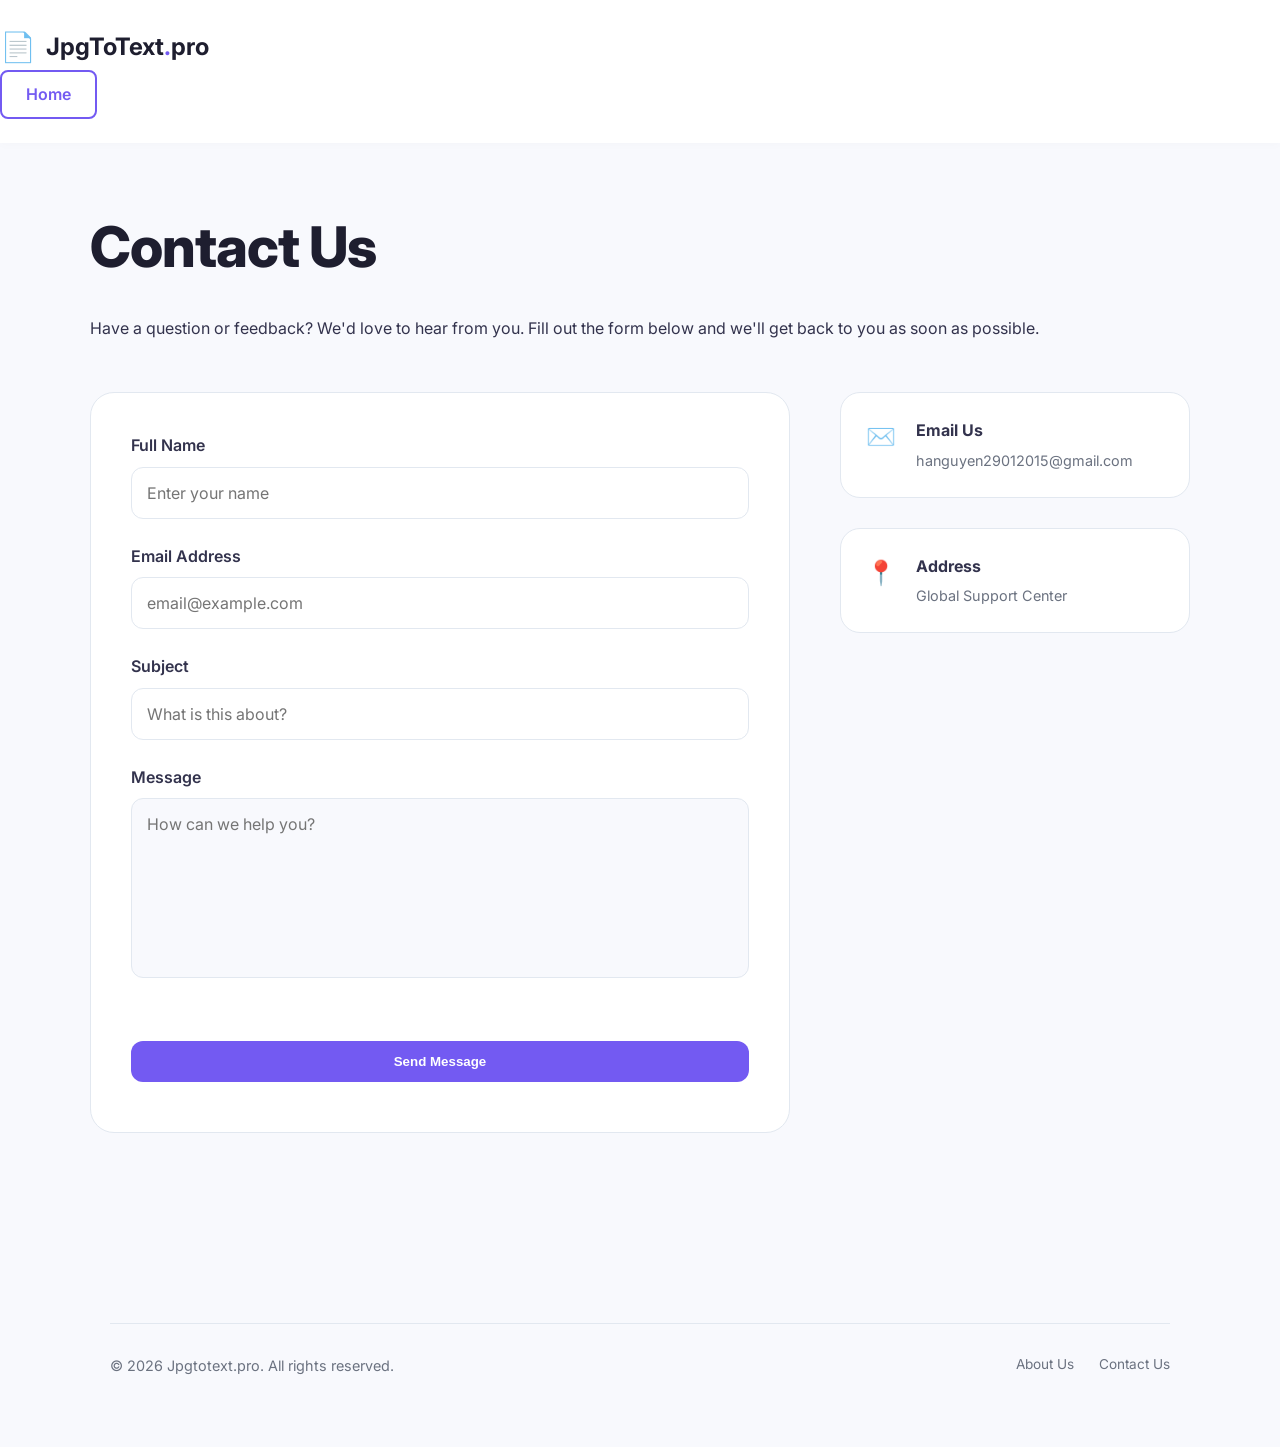
<file: contact.html>
<!DOCTYPE html>
<html lang="en">
<head>
    <meta charset="UTF-8">
    <meta name="viewport" content="width=device-width, initial-scale=1.0">
    <title>Contact Us - Image to Text Converter</title>
    <link rel="stylesheet" href="style.css">
    <link rel="preconnect" href="https://fonts.googleapis.com">
    <link rel="preconnect" href="https://fonts.gstatic.com" crossorigin>
    <link href="https://fonts.googleapis.com/css2?family=Inter:wght@400;500;600;700&display=swap" rel="stylesheet">
    <link rel="icon" type="image/png" href="favicon.png">
</head>
<body>
    <header class="header">
            <a href="/" class="logo" style="text-decoration: none;">
                <span class="logo-icon">📄</span>
                <span class="logo-text">JpgToText<span class="dot">.</span>pro</span>
            </a>
            <nav class="nav">
                <a href="/" class="btn-outline">Home</a>
            </nav>
    </header>

    <main class="container page-content">
        <section class="contact-section">
            <div class="contact-header">
                <h1>Contact Us</h1>
                <p>Have a question or feedback? We'd love to hear from you. Fill out the form below and we'll get back to you as soon as possible.</p>
            </div>

            <div class="contact-container">
                <div class="contact-form-card">
                    <!-- FormSubmit integration for direct email delivery -->
                    <form action="https://formsubmit.co/hanguyen29012015@gmail.com" method="POST">
                        <!-- Honeypot to prevent spam -->
                        <input type="text" name="_honey" style="display:none">
                        <!-- Disable Captcha for better UX (optional) -->
                        <input type="hidden" name="_captcha" value="false">
                        <input type="hidden" name="_next" value="https://jpgtotext.pro/thanks">
                        <!-- Custom success page (optional) -->

                        <div class="form-group">
                            <label for="name">Full Name</label>
                            <input type="text" id="name" name="name" placeholder="Enter your name" required>
                        </div>

                        <div class="form-group">
                            <label for="email">Email Address</label>
                            <input type="email" id="email" name="email" placeholder="email@example.com" required>
                        </div>

                        <div class="form-group">
                            <label for="subject">Subject</label>
                            <input type="text" id="subject" name="subject" placeholder="What is this about?" required>
                        </div>

                        <div class="form-group">
                            <label for="message">Message</label>
                            <textarea id="message" name="message" rows="5" placeholder="How can we help you?" required></textarea>
                        </div>

                        <button type="submit" class="btn-primary full-width">Send Message</button>
                    </form>
                </div>

                <div class="contact-info">
                    <div class="info-item">
                        <span class="info-icon">✉️</span>
                        <div class="info-text">
                            <h3>Email Us</h3>
                            <p>hanguyen29012015@gmail.com</p>
                        </div>
                    </div>
                    <div class="info-item">
                        <span class="info-icon">📍</span>
                        <div class="info-text">
                            <h3>Address</h3>
                            <p>Global Support Center</p>
                        </div>
                    </div>
                </div>
            </div>
        </section>
    </main>

    <footer class="footer">
        <div class="container">
            <div class="footer-minimal">
                <p>&copy; 2026 Jpgtotext.pro. All rights reserved.</p>
                <div class="footer-small-links">
                    <a href="/about">About Us</a>
                    <a href="/contact">Contact Us</a>
                </div>
            </div>
        </div>
    </footer>
</body>
</html>
</file>
<file: style.css>
:root {
    --primary: #735af2;
    --primary-hover: #5d44d8;
    --dark: #1e1e2f;
    --light-bg: #f8f9fd;
    --white: #ffffff;
    --text-main: #33334d;
    --text-muted: #6b7280;
    --border: #e2e8f0;
    --shadow: 0 10px 30px rgba(115, 90, 242, 0.1);
    --transition: all 0.3s ease;
}

* {
    box-sizing: border-box;
    margin: 0;
    padding: 0;
}

body {
    font-family: 'Inter', sans-serif;
    background-color: var(--light-bg);
    color: var(--text-main);
    line-height: 1.6;
    overflow-x: hidden;
}

.container {
    max-width: 1100px;
    margin: 0 auto;
    padding: 0 20px;
}

/* Header */
.header {
    background: var(--white);
    padding: 1.5rem 0;
    box-shadow: 0 2px 10px rgba(0,0,0,0.02);
    position: sticky;
    top: 0;
    z-index: 100;
}

.flex-header {
    display: flex;
    justify-content: space-between;
    align-items: center;
}

.logo {
    display: flex;
    align-items: center;
    gap: 10px;
    font-size: 1.5rem;
    font-weight: 700;
    color: var(--dark);
}

.logo-icon {
    font-size: 1.8rem;
}

.logo .dot {
    color: var(--primary);
}

.nav {
    display: flex;
    align-items: center;
    gap: 25px;
}

.nav-link {
    text-decoration: none;
    color: var(--text-muted);
    font-weight: 500;
    transition: var(--transition);
}

.nav-link:hover {
    color: var(--primary);
}

.nav-links a.active {
    color: var(--primary);
}

.nav-links a.active::after {
    width: 100%;
}

/* Page Content */
.page-content {
    padding: 60px 0 100px;
}

.about-hero {
    text-align: center;
    max-width: 800px;
    margin: 0 auto 60px;
}

.about-hero h1 {
    font-size: 3rem;
    margin-bottom: 20px;
}

.lead {
    font-size: 1.25rem;
    color: var(--text-muted);
}

.content-card {
    background: var(--white);
    padding: 40px;
    border-radius: 24px;
    border: 1px solid var(--border);
    margin-bottom: 40px;
}

.content-card h2 {
    margin-bottom: 20px;
}

.features-grid {
    display: grid;
    grid-template-columns: repeat(auto-fit, minmax(250px, 1fr));
    gap: 30px;
    margin-bottom: 60px;
}

.feature-item {
    background: var(--white);
    padding: 30px;
    border-radius: 24px;
    border: 1px solid var(--border);
    text-align: center;
    transition: var(--transition);
}

.feature-item:hover {
    transform: translateY(-5px);
    box-shadow: 0 10px 30px rgba(0,0,0,0.05);
}

.f-icon {
    font-size: 2.5rem;
    margin-bottom: 20px;
    display: block;
}

/* Contact Section */
.contact-container {
    display: grid;
    grid-template-columns: 1fr 350px;
    gap: 50px;
    margin-top: 50px;
}

.contact-form-card {
    background: var(--white);
    padding: 40px;
    border-radius: 24px;
    border: 1px solid var(--border);
}

.form-group {
    margin-bottom: 25px;
}

.form-group label {
    display: block;
    margin-bottom: 8px;
    font-weight: 600;
}

.form-group input, .form-group textarea {
    width: 100%;
    padding: 15px;
    border: 1px solid var(--border);
    border-radius: 12px;
    font-family: inherit;
    font-size: 1rem;
    transition: var(--transition);
}

.form-group input:focus, .form-group textarea:focus {
    outline: none;
    border-color: var(--primary);
    box-shadow: 0 0 0 4px rgba(115, 90, 242, 0.1);
}

.contact-info {
    display: flex;
    flex-direction: column;
    gap: 30px;
}

.info-item {
    display: flex;
    gap: 20px;
    background: var(--white);
    padding: 25px;
    border-radius: 20px;
    border: 1px solid var(--border);
}

.info-icon {
    font-size: 1.5rem;
}

.info-text h3 {
    font-size: 1rem;
    margin-bottom: 5px;
}

.info-text p {
    color: var(--text-muted);
    font-size: 0.9rem;
}

.full-width {
    width: 100%;
}

/* Footer Refinement */
.footer-minimal {
    display: flex;
    justify-content: space-between;
    align-items: center;
    padding: 30px 0;
    border-top: 1px solid var(--border);
    margin-top: 50px;
}

.footer-small-links {
    display: flex;
    gap: 25px;
}

.footer-small-links a {
    color: var(--text-muted);
    font-size: 0.85rem;
    text-decoration: none;
    transition: var(--transition);
}

.footer-small-links a:hover {
    color: var(--primary);
}

#history-nav-btn {
    white-space: nowrap;
}

.btn-outline {
    padding: 0.6rem 1.5rem;
    border: 2px solid var(--primary);
    color: var(--primary);
    text-decoration: none;
    border-radius: 8px;
    font-weight: 600;
    transition: var(--transition);
}

.btn-outline:hover {
    background: var(--primary);
    color: var(--white);
}

/* Hero Section */
.hero {
    padding: 80px 0;
    text-align: center;
    background: radial-gradient(circle at top right, rgba(115, 90, 242, 0.05), transparent),
                radial-gradient(circle at bottom left, rgba(115, 90, 242, 0.05), transparent);
}

h1 {
    font-size: 3.5rem;
    font-weight: 800;
    color: var(--dark);
    margin-bottom: 1.5rem;
    letter-spacing: -1px;
}

.subtitle {
    font-size: 1.2rem;
    color: var(--text-muted);
    max-width: 600px;
    margin: 0 auto 1.5rem;
}

.language-selection {
    margin-bottom: 2rem;
    display: flex;
    align-items: center;
    justify-content: center;
    gap: 15px;
}

.language-selection label {
    font-weight: 600;
    color: var(--dark);
}

.language-selection select {
    padding: 0.8rem 1.5rem;
    border-radius: 10px;
    border: 2px solid var(--border);
    background: var(--white);
    font-family: inherit;
    font-size: 1rem;
    font-weight: 500;
    cursor: pointer;
    transition: var(--transition);
    outline: none;
}

.language-selection select:focus {
    border-color: var(--primary);
    box-shadow: 0 0 0 4px rgba(115, 90, 242, 0.1);
}

/* Upload Container */
.upload-container {
    background: var(--white);
    border-radius: 24px;
    padding: 40px;
    box-shadow: var(--shadow);
    border: 2px dashed var(--border);
    max-width: 800px;
    margin: 0 auto;
    transition: var(--transition);
    cursor: pointer;
}

.upload-container.drag-over {
    border-color: var(--primary);
    background: rgba(115, 90, 242, 0.02);
    transform: scale(1.02);
}

.upload-box {
    display: flex;
    flex-direction: column;
    align-items: center;
    gap: 15px;
}

.upload-icon {
    color: var(--primary);
    margin-bottom: 10px;
}

.upload-box h3 {
    font-size: 1.5rem;
    color: var(--dark);
}

.btn-primary {
    display: inline-block;
    background: var(--primary);
    color: var(--white);
    padding: 0.8rem 2.5rem;
    border-radius: 12px;
    font-weight: 600;
    cursor: pointer;
    transition: var(--transition);
    border: none;
    margin: 10px 0;
}

.btn-primary:hover {
    background: var(--primary-hover);
    transform: translateY(-2px);
    box-shadow: 0 5px 15px rgba(115, 90, 242, 0.3);
}

.format-hint {
    font-size: 0.9rem;
    color: var(--text-muted);
}

/* Loader */
#processing-status {
    margin-top: 40px;
    display: flex;
    flex-direction: column;
    align-items: center;
    gap: 20px;
    background: var(--white);
    padding: 30px;
    border-radius: 20px;
    box-shadow: var(--shadow);
    max-width: 400px;
    margin-left: auto;
    margin-right: auto;
}

.status-content {
    width: 100%;
    text-align: center;
}

#status-label {
    font-weight: 600;
    color: var(--dark);
    margin-bottom: 15px;
    font-size: 1.1rem;
}

.progress-bar-container {
    width: 100%;
    height: 8px;
    background: var(--border);
    border-radius: 10px;
    overflow: hidden;
    margin-bottom: 10px;
}

#progress-bar-fill {
    height: 100%;
    background: linear-gradient(90deg, var(--primary), #a78bfa);
    width: 0%;
    transition: width 0.3s ease;
}

.progress-text {
    font-size: 0.9rem;
    color: var(--text-muted);
    font-weight: 500;
}

.loader {
    width: 54px;
    height: 54px;
    border: 5px solid var(--border);
    border-bottom-color: var(--primary);
    border-radius: 50%;
    animation: rotation 1s linear infinite;
}

@keyframes rotation {
    0% { transform: rotate(0deg); }
    100% { transform: rotate(360deg); }
}

.hidden {
    display: none !important;
}

/* History Section */
.history-section {
    padding: 60px 0;
    background: var(--white);
}

.history-section h2 {
    margin-bottom: 30px;
    font-size: 2rem;
}

.history-grid {
    display: grid;
    grid-template-columns: repeat(auto-fit, minmax(280px, 1fr));
    gap: 20px;
}

.empty-msg {
    grid-column: 1 / -1;
    text-align: center;
    color: var(--text-muted);
    padding: 40px 0;
    font-style: italic;
    width: 100%;
}

#history-expand {
    margin-top: 30px;
    text-align: center;
}

.btn-secondary {
    padding: 0.8rem 2.5rem;
    background: var(--white);
    color: var(--primary);
    border: 2px solid var(--primary);
    border-radius: 12px;
    font-weight: 700;
    cursor: pointer;
    transition: var(--transition);
}

.btn-secondary:hover {
    background: var(--primary);
    color: var(--white);
}

/* FAQ Section */
.faq-section {
    padding: 100px 0;
    background: #fdfbff;
}

.faq-section h2 {
    text-align: center;
    margin-bottom: 50px;
    font-size: 2.5rem;
}

.accordion {
    max-width: 800px;
    margin: 0 auto;
}

.accordion-item {
    background: var(--white);
    border: 1px solid var(--border);
    border-radius: 16px;
    margin-bottom: 15px;
    overflow: hidden;
    transition: var(--transition);
}

.accordion-item:hover {
    box-shadow: 0 4px 20px rgba(0,0,0,0.05);
}

.accordion-header {
    width: 100%;
    padding: 20px 30px;
    background: none;
    border: none;
    text-align: left;
    font-size: 1.1rem;
    font-weight: 700;
    color: var(--dark);
    display: flex;
    justify-content: space-between;
    align-items: center;
    cursor: pointer;
}

.accordion-header span {
    font-size: 1.5rem;
    color: var(--primary);
    transition: var(--transition);
}

.accordion-item.active .accordion-header span {
    transform: rotate(45deg);
}

.accordion-body {
    padding: 0 30px 20px;
    display: none;
    color: var(--text-muted);
    font-size: 1rem;
}

.accordion-item.active .accordion-body {
    display: block;
}

.history-card {
    background: var(--light-bg);
    padding: 20px;
    border-radius: 16px;
    border: 1px solid var(--border);
    transition: var(--transition);
}

.history-card:hover {
    transform: translateY(-5px);
    border-color: var(--primary);
}

.history-date {
    font-size: 0.8rem;
    color: var(--text-muted);
    margin-bottom: 10px;
}

.history-preview {
    font-size: 0.95rem;
    display: -webkit-box;
    -webkit-line-clamp: 3;
    -webkit-box-orient: vertical;
    overflow: hidden;
    margin-bottom: 15px;
}

.btn-view {
    color: var(--primary);
    text-decoration: none;
    font-weight: 600;
    font-size: 0.9rem;
}

/* Modal */
.modal {
    position: fixed;
    top: 0;
    left: 0;
    width: 100%;
    height: 100%;
    z-index: 1000;
    display: flex;
    align-items: center;
    justify-content: center;
}

.modal-overlay {
    position: absolute;
    width: 100%;
    height: 100%;
    background: rgba(0,0,0,0.6);
    backdrop-filter: blur(5px);
}

.modal-content {
    background: var(--white);
    width: 90%;
    max-width: 800px;
    max-height: 90vh;
    border-radius: 24px;
    position: relative;
    z-index: 1001;
    overflow-y: auto;
    animation: slideUp 0.4s ease-out;
}

@keyframes slideUp {
    from { transform: translateY(50px); opacity: 0; }
    to { transform: translateY(0); opacity: 1; }
}

.modal-header {
    padding: 25px 30px;
    border-bottom: 1px solid var(--border);
    display: flex;
    justify-content: space-between;
    align-items: center;
}

.close-btn {
    background: none;
    border: none;
    font-size: 2rem;
    cursor: pointer;
    color: var(--text-muted);
}

.modal-body {
    padding: 30px;
}

.result-area {
    margin-bottom: 30px;
}

textarea {
    width: 100%;
    height: 180px;
    padding: 20px;
    border-radius: 16px;
    border: 1px solid var(--border);
    background: var(--light-bg);
    font-family: inherit;
    font-size: 1rem;
    resize: none;
    margin-bottom: 20px;
    caret-color: transparent;
    cursor: default;
}

textarea:focus {
    outline: none;
}

.action-buttons {
    display: flex;
    gap: 15px;
}

.btn-copy, .btn-download {
    flex: 1;
    padding: 0.8rem 1.5rem;
    border-radius: 10px;
    border: none;
    cursor: pointer;
    font-weight: 600;
    transition: var(--transition);
    display: flex;
    align-items: center;
    justify-content: center;
    gap: 8px;
}

.btn-copy {
    background: var(--dark);
    color: var(--white);
}

.btn-copy:hover {
    background: #000;
}

.btn-download {
    background: var(--white);
    color: var(--dark);
    border: 2px solid var(--dark);
}

.btn-download:hover {
    background: var(--dark);
    color: var(--white);
}

/* Premium CTA Section in Popup */
.cta-section {
    margin-top: 35px;
    padding-top: 30px;
    border-top: 1px solid var(--border);
}

.cta-header {
    text-align: center;
    margin-bottom: 25px;
}

.cta-header h3 {
    font-size: 1.4rem;
    color: #1e293b;
    margin-bottom: 8px;
    display: flex;
    align-items: center;
    justify-content: center;
    gap: 10px;
}

.cta-header p {
    color: #64748b;
    font-size: 0.95rem;
}

.sparkle-icon {
    font-size: 1.6rem;
    animation: sparkle 2s infinite ease-in-out;
}

@keyframes sparkle {
    0%, 100% { opacity: 0.8; transform: scale(1); }
    50% { opacity: 1; transform: scale(1.2) rotate(10deg); }
}

.cta-grid {
    display: grid;
    grid-template-columns: 1fr;
    gap: 15px;
}

.cta-link {
    display: flex;
    align-items: center;
    gap: 20px;
    padding: 18px;
    background: #ffffff;
    border: 1px solid var(--border);
    border-radius: 16px;
    text-decoration: none;
    transition: all 0.4s cubic-bezier(0.175, 0.885, 0.32, 1.275);
    position: relative;
    overflow: hidden;
}

/* Shimmer Effect */
.cta-link::before {
    content: '';
    position: absolute;
    top: 0;
    left: -150%;
    width: 100%;
    height: 100%;
    background: linear-gradient(
        120deg,
        transparent,
        rgba(255, 255, 255, 0.6),
        transparent
    );
    transition: all 0.6s;
    z-index: 1;
}

.cta-link:hover::before {
    left: 150%;
}

.cta-link:hover {
    transform: translateY(-5px) scale(1.02);
    border-color: var(--primary);
    box-shadow: 0 15px 35px rgba(115, 90, 242, 0.15);
}

.cta-icon {
    border-radius: 16px;
    display: flex;
    align-items: center;
    justify-content: center;
}

.cta-info {
    flex: 1;
}

.btn-high-ctr {
    background: linear-gradient(135deg, #10b981, #059669);
    color: white !important;
    padding: 4px 12px;
    border-radius: 20px;
    font-size: 0.75rem;
    font-weight: 700;
    text-transform: uppercase;
}

.rec-tag {
    font-size: 0.7rem;
    color: #6366f1;
    font-weight: 900;
    letter-spacing: 1px;
}

/* Best Choice Premium Highlight */
.pulse {
    border: 2px solid #f59e0b !important;
    background: linear-gradient(to bottom right, #fffcf0, #ffffff) !important;
}

.pulse .rec-tag {
    color: #d97706;
}

.pulse .btn-high-ctr {
    background: linear-gradient(135deg, #f59e0b, #d97706);
    box-shadow: 0 4px 12px rgba(245, 158, 11, 0.3);
}

.pulse::after {
    content: '';
    position: absolute;
    top: 0; left: 0; right: 0; bottom: 0;
    border-radius: 16px;
    box-shadow: 0 0 0 0 rgba(245, 158, 11, 0.4);
    animation: pulse-ring 2.5s infinite;
}

@keyframes pulse-ring {
    0% { box-shadow: 0 0 0 0 rgba(245, 158, 11, 0.4); }
    70% { box-shadow: 0 0 0 12px rgba(245, 158, 11, 0); }
    100% { box-shadow: 0 0 0 0 rgba(245, 158, 11, 0); }
}

.cta-title {
    font-weight: 800;
    color: var(--dark);
    font-size: 1.15rem;
    margin-bottom: 4px;
    display: flex;
    align-items: center;
    justify-content: space-between;
}

.badge {
    font-size: 0.7rem;
    padding: 3px 8px;
    border-radius: 20px;
    text-transform: uppercase;
    font-weight: 800;
}

.badge.speed { background: #dcfce7; color: #166534; }
.badge.pro { background: #dbeafe; color: #1e40af; }
.badge.hot { background: #fee2e2; color: #991b1b; }
.badge.save { background: #fef9c3; color: #854d0e; }
.badge.ai { background: #ede9fe; color: #5b21b6; }

.cta-info p {
    font-size: 0.88rem;
    color: var(--text-muted);
    margin-bottom: 5px;
    line-height: 1.4;
}

.cta-footer {
    display: flex;
    justify-content: space-between;
    align-items: center;
}

.price {
    font-weight: 700;
    color: #059669;
    font-size: 0.95rem;
}

.cta-action {
    font-weight: 700;
    color: var(--primary);
    font-size: 0.9rem;
}

/* Footer */
.footer {
    padding: 40px 0;
    text-align: center;
    color: var(--text-muted);
    font-size: 0.9rem;
}

/* Responsive */
@media (max-width: 768px) {
    h1 { font-size: 2.5rem; }
    .nav { display: none; }
    .modal-content { width: 95%; }
}
.ai-signature {
    font-size: 0.85rem;
    margin-top: 15px;
    color: var(--text-muted);
    opacity: 0.9;
}

.ai-signature strong {
    color: var(--primary);
    font-weight: 600;
}

/* Intro Section */
.intro-section {
    padding: 60px 0;
    background: #f8fafc;
}

.intro-card {
    background: white;
    padding: 40px;
    border-radius: 24px;
    border: 1px solid var(--border);
    max-width: 900px;
    margin: 0 auto;
    text-align: center;
    box-shadow: 0 4px 15px rgba(0,0,0,0.02);
}

.intro-card h2 {
    font-size: 2rem;
    margin-bottom: 20px;
    color: var(--dark);
    font-weight: 800;
}

.intro-card p {
    font-size: 1.1rem;
    line-height: 1.7;
    color: var(--text-muted);
}

.intro-card strong {
    color: var(--primary);
}

/* SEO Features Cloud */
.features-cloud-section { padding: 60px 0; background: #f8f9fd; }
.features-grid { display: grid; grid-template-columns: repeat(auto-fit, minmax(300px, 1fr)); gap: 30px; }
.feature-item { background: white; padding: 30px; border-radius: 20px; box-shadow: 0 10px 30px rgba(0,0,0,0.03); border: 1px solid #eef2f6; transition: transform 0.3s ease; text-align: left; }
.feature-item:hover { transform: translateY(-5px); }
.feature-item h3 { color: #1e1e2f; margin-bottom: 15px; font-size: 1.25rem; font-weight: 700; }
.feature-item p { color: #4b5563; line-height: 1.6; font-size: 0.95rem; }
</file>
